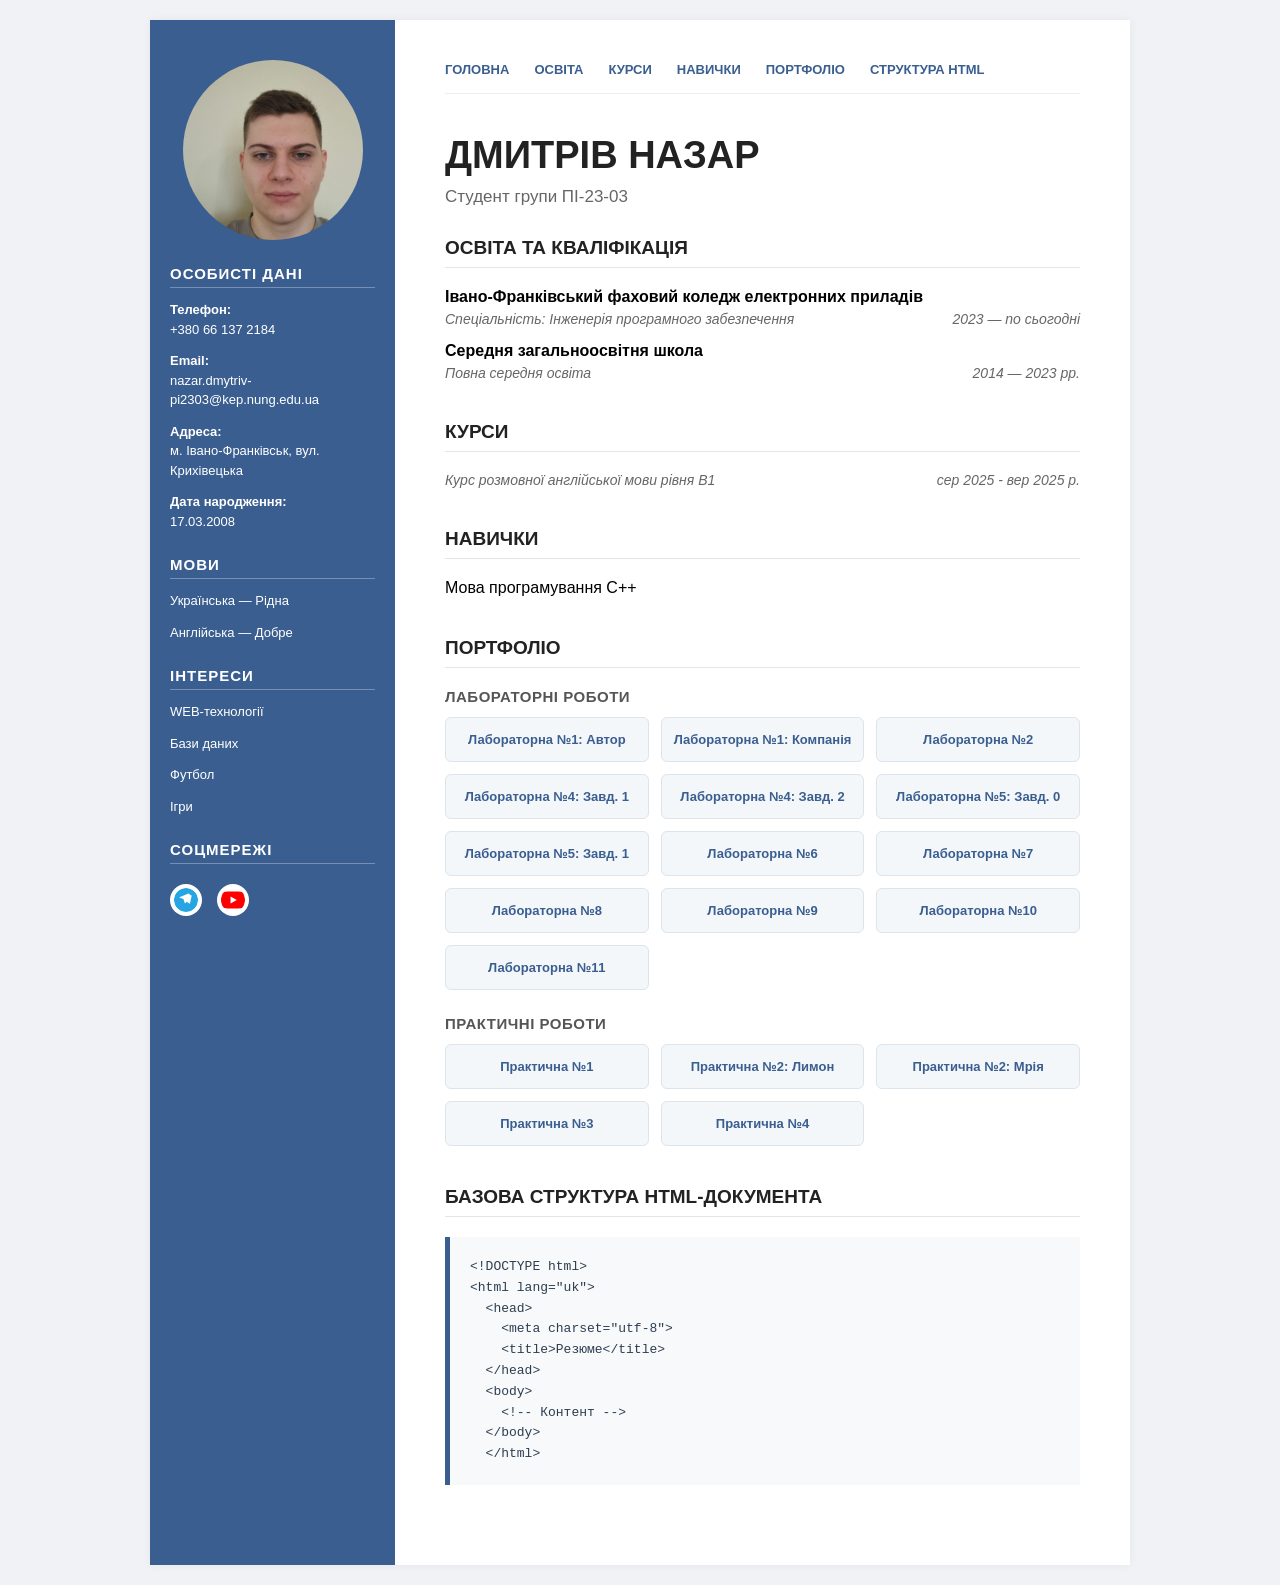
<file: index.html>
<!DOCTYPE html>
<html lang="uk">
<head>
    <meta charset="utf-8">
    <title>Резюме — Дмитрів Назар</title>
    <link rel="stylesheet" href="style.css">
</head>
<body>

<svg style="display: none;">
  <symbol id="icon-telegram" viewBox="0 0 24 24"><path fill="#26a5e4" d="M11.944 0A12 12 0 0 0 0 12a12 12 0 0 0 12 12a12 12 0 0 0 12-12A12 12 0 0 0 12 0a12 12 0 0 0-.056 0zm4.962 7.224c.1-.002.321.023.465.14a.506.506 0 0 1 .171.325c.016.093.036.306.02.472l-1.471 6.93c-.126.545-.443.68-.894.484l-2.473-1.822l-1.194 1.15c-.13.126-.239.23-.437.23a.47.47 0 0 1-.365-.183l-1.282-4.045l-3.559-1.112c-.62-.194-.616-.622.126-.912l8.528-3.29z"/></symbol>
  <symbol id="icon-youtube" viewBox="0 0 24 24"><path fill="#ff0000" d="M23.498 6.186a3.016 3.016 0 0 0-2.122-2.136C19.505 3.545 12 3.545 12 3.545s-7.505 0-9.377.505A3.017 3.017 0 0 0 .502 6.186C0 8.07 0 12 0 12s0 3.93.502 5.814a3.016 3.016 0 0 0 2.122 2.136c1.871.505 9.376.505 9.376.505s7.505 0 9.377-.505a3.015 3.015 0 0 0 2.122-2.136C24 15.93 24 12 24 12s0-3.93-.502-5.814zM9.545 15.568V8.432L15.818 12l-6.273 3.568z"/></symbol>
</svg>


    <div class="page-container">
        <aside class="left-side">
            <div class="avatar">
                <img src="my_photo.jpg" alt="photo" class="image">
            </div>

            <div class="sidebar-info">
                <h2>Особисті дані</h2>
                <div class="contact-item">
                    <strong>Телефон:</strong><br>
                    +380 66 137 2184
                </div>
                <div class="contact-item">
                    <strong>Email:</strong><br>
                    nazar.dmytriv-pi2303@kep.nung.edu.ua
                </div>
                <div class="contact-item">
                    <strong>Адреса:</strong><br>
                    м. Івано-Франківськ, вул. Крихівецька
                </div>
                <div class="contact-item">
                    <strong>Дата народження:</strong><br>
                    17.03.2008
                </div>

                <h2>Мови</h2>
                <ul class="side-list">
                    <li>Українська — Рідна</li>
                    <li>Англійська — Добре</li>
                </ul>

                <h2>Інтереси</h2>
                <ul class="side-list">
                    <li>WEB-технології</li>
                    <li>Бази даних</li>
                    <li>Футбол</li>
                    <li>Ігри</li>
                </ul>

                <h2>Соцмережі</h2>
<div class="social-links">
    <a href="https://t.me/Koyka0876" target="_blank" aria-label="Telegram"><svg class="social-icon"><use xlink:href="#icon-telegram"></use></svg></a>
    <a href="http://www.youtube.com/..." target="_blank" aria-label="YouTube"><svg class="social-icon"><use xlink:href="#icon-youtube"></use></svg></a>
</div>

        </div>
        </aside>

        <main class="right-side">
            <nav class="horizontal-menu">
                <ul>
                    <li><a href="#about">Головна</a></li>
                    <li><a href="#education">Освіта</a></li>
                    <li><a href="#courses">Курси</a></li>
                    <li><a href="#skills">Навички</a></li>
                    <li><a href="#portfolio">Портфоліо</a></li>
                    <li><a href="#html-structure">Структура HTML</a></li>
                </ul>
            </nav>

            <header class="main-header" id="about">
                <h1>Дмитрів Назар</h1>
                <p class="subtitle">Студент групи ПІ-23-03</p>
            </header>

            <section class="resume-section" id="education">
                <h2>Освіта та кваліфікація</h2>
                <ul class="no-bullets">
                    <li>
                        <strong>Івано-Франківський фаховий коледж електронних приладів</strong>
                        <div class="list-header italic-info">
                            <span>Спеціальність: Інженерія програмного забезпечення</span>
                            <span class="date">2023 — по сьогодні</span>
                        </div>
                    </li>
                    <li>
                        <strong>Середня загальноосвітня школа</strong>
                        <div class="list-header italic-info">
                            <span>Повна середня освіта</span>
                            <span class="date">2014 — 2023 рр.</span>
                        </div>
                    </li>
                </ul>
            </section>

            <section class="resume-section" id="courses">
                <h2>Курси</h2>
                <ul class="no-bullets">
                    <li>
                        <div class="list-header italic-info">
                            <span>Курс розмовної англійської мови рівня B1</span>
                            <span class="date">сер 2025 - вер 2025 р.</span>
                        </div>
                    </li>
                </ul>
            </section>

            <section class="resume-section" id="skills">
                <h2>Навички</h2>
                <ul class="no-bullets">
                    <li>Мова програмування C++</li>
                </ul>
            </section>

<section class="resume-section" id="portfolio">
    <h2>Портфоліо</h2>
    
    <div class="portfolio-block">
        <h3>Лабораторні роботи</h3>
        <div class="portfolio-grid">
            <a href="./Lr1_Author/" target="_blank" class="portfolio-btn">Лабораторна №1: Автор</a>
            <a href="./Lr1_Company/" target="_blank" class="portfolio-btn">Лабораторна №1: Компанія</a>
            <a href="./Lr2/" target="_blank" class="portfolio-btn">Лабораторна №2</a>
            <a href="./Lr4/task1.html" target="_blank" class="portfolio-btn">Лабораторна №4: Завд. 1</a>
            <a href="./Lr4/task2.html" target="_blank" class="portfolio-btn">Лабораторна №4: Завд. 2</a>
            <a href="./Lr5_task_0/index.html" target="_blank" class="portfolio-btn">Лабораторна №5: Завд. 0</a>
            <a href="./Lr5_task_1/index.html" target="_blank" class="portfolio-btn">Лабораторна №5: Завд. 1</a>
            <a href="./Lr6/index.html" target="_blank" class="portfolio-btn">Лабораторна №6</a>
            <a href="./Lr7/index.html" target="_blank" class="portfolio-btn">Лабораторна №7</a>
            <a href="./Lr8/index.html" target="_blank" class="portfolio-btn">Лабораторна №8</a>
            <a href="./Lr9/index.html" target="_blank" class="portfolio-btn">Лабораторна №9</a>
            <a href="./Lr10/index.html" target="_blank" class="portfolio-btn">Лабораторна №10</a>
            <a href="./Lr11/index.html" target="_blank" class="portfolio-btn">Лабораторна №11</a>
        </div>
    </div>
    
    <div class="portfolio-block">
        <h3>Практичні роботи</h3>
        <div class="portfolio-grid">
            <a href="./Pr_1/" target="_blank" class="portfolio-btn">Практична №1</a>
            <a href="./Pr2_lemon/" target="_blank" class="portfolio-btn">Практична №2: Лимон</a>
            <a href="./Pr2_mriya/cossacs.html" target="_blank" class="portfolio-btn">Практична №2: Мрія</a>
            <a href="./Pr3/index.html" target="_blank" class="portfolio-btn">Практична №3</a>
            <a href="./Pr4/index.html" target="_blank" class="portfolio-btn">Практична №4</a>       
        </div>
    </div>
</section>

            <section class="resume-section" id="html-structure">
                <h2>Базова структура HTML-документа</h2>
                <div class="code-box">
                    &lt;!DOCTYPE html&gt;<br>
                    &lt;html lang="uk"&gt;<br>
                    &nbsp;&nbsp;&lt;head&gt;<br>
                    &nbsp;&nbsp;&nbsp;&nbsp;&lt;meta charset="utf-8"&gt;<br>
                    &nbsp;&nbsp;&nbsp;&nbsp;&lt;title&gt;Резюме&lt;/title&gt;<br>
                    &nbsp;&nbsp;&lt;/head&gt;<br>
                    &nbsp;&nbsp;&lt;body&gt;<br>
                    &nbsp;&nbsp;&nbsp;&nbsp;&lt;!-- Контент --&gt;<br>
                    &nbsp;&nbsp;&lt;/body&gt;<br>
                    &nbsp;&nbsp;&lt;/html&gt;
                </div>
            </section>
        </main>
    </div>

</body>
</html>
</file>
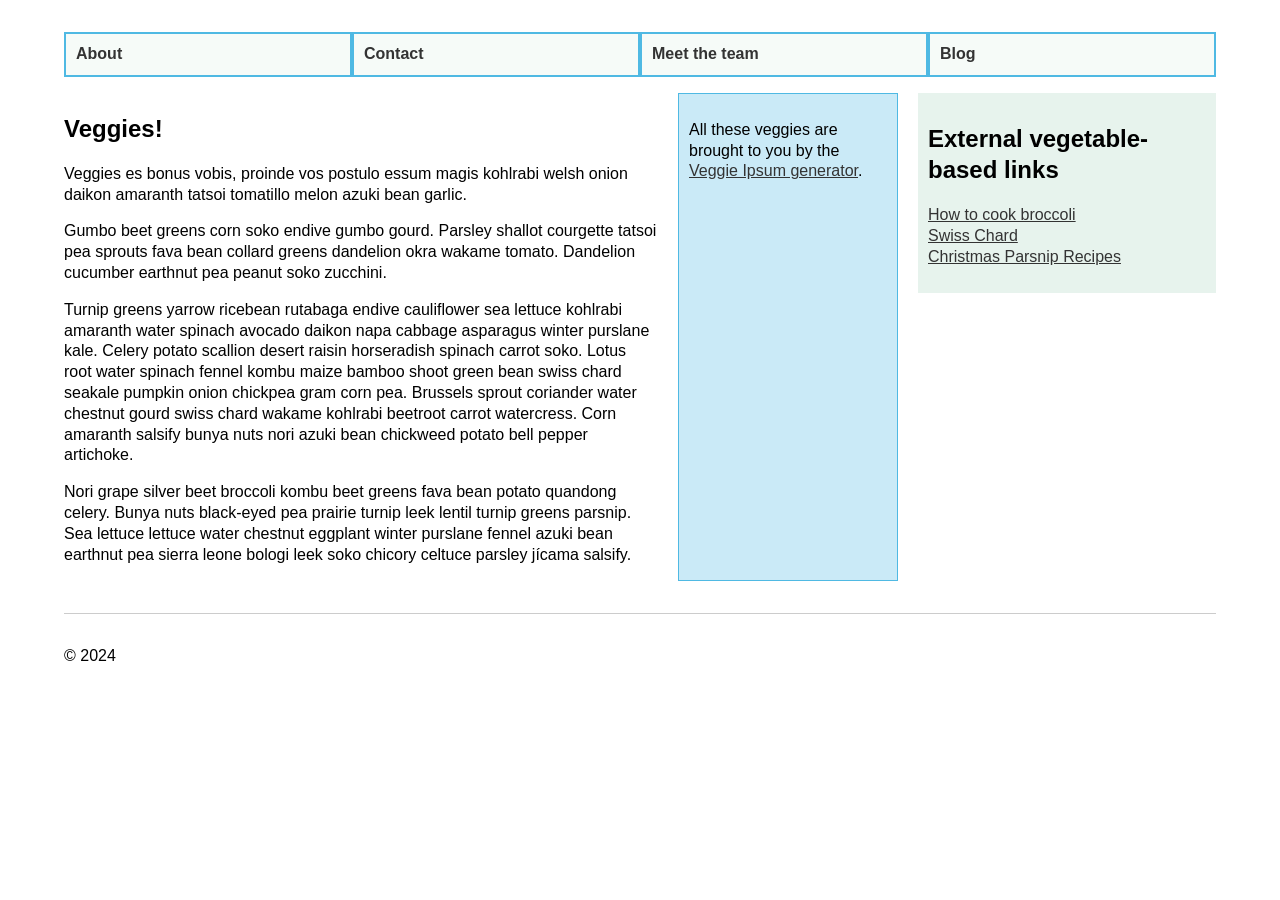
<file: Lr10/index.html>
<!DOCTYPE html>
<html lang="uk">
<head>
    <meta charset="UTF-8">
    <meta name="viewport" content="width=device-width, initial-scale=1.0">
    <title>Veggies - Mobile First</title>
    <link rel="stylesheet" href="style.css">
</head>
<body>
    <div class="wrapper">
        <header>
            <nav>
                <ul>
                    <li><a href="">About</a></li>
                    <li><a href="">Contact</a></li>
                    <li><a href="">Meet the team</a></li>
                    <li><a href="">Blog</a></li>
                </ul>
            </nav>
        </header>
        <main>
            <article>
                <div class="content">
                    <h1>Veggies!</h1>
                    <p>
                    Veggies es bonus vobis, proinde vos postulo essum magis kohlrabi welsh
                    onion daikon amaranth tatsoi tomatillo melon azuki bean garlic.
                    </p>
                    <p>
                    Gumbo beet greens corn soko endive gumbo gourd. Parsley shallot
                    courgette tatsoi pea sprouts fava bean collard greens dandelion okra
                    wakame tomato. Dandelion cucumber earthnut pea peanut soko zucchini.
                    </p>
                    <p>
                    Turnip greens yarrow ricebean rutabaga endive cauliflower sea lettuce
                    kohlrabi amaranth water spinach avocado daikon napa cabbage asparagus
                    winter purslane kale. Celery potato scallion desert raisin horseradish
                    spinach carrot soko. Lotus root water spinach fennel kombu maize
                    bamboo shoot green bean swiss chard seakale pumpkin onion chickpea
                    gram corn pea. Brussels sprout coriander water chestnut gourd swiss
                    chard wakame kohlrabi beetroot carrot watercress. Corn amaranth
                    salsify bunya nuts nori azuki bean chickweed potato bell pepper
                    artichoke.
                    </p>
                    <p>
                    Nori grape silver beet broccoli kombu beet greens fava bean potato
                    quandong celery. Bunya nuts black-eyed pea prairie turnip leek lentil
                    turnip greens parsnip. Sea lettuce lettuce water chestnut eggplant
                    winter purslane fennel azuki bean earthnut pea sierra leone bologi
                    leek soko chicory celtuce parsley jícama salsify.
                    </p>
                </div>
                <aside class="related">
                    <p>
                    All these veggies are brought to you by the
                    <a href="https://veggieipsum.com/">Veggie Ipsum generator</a>.
                    </p>
                </aside>
            </article>
            <aside class="sidebar">
                <h2>External vegetable-based links</h2>
                <ul>
                    <li>
                        <a href="https://www.thekitchn.com/how-to-cook-broccoli-5-ways-167323">How to cook broccoli</a>
                    </li>
                    <li>
                        <a href="https://www.bbcgoodfood.com/glossary/swiss-chard">Swiss Chard</a>
                    </li>
                    <li>
                        <a href="https://www.bbcgoodfood.com/recipes/collection/christmas-parsnip">Christmas Parsnip Recipes</a>
                    </li>
                </ul>
            </aside>
        </main>
        <footer>
            <p>&copy; 2024</p>
        </footer>
    </div>
</body>
</html>
</file>
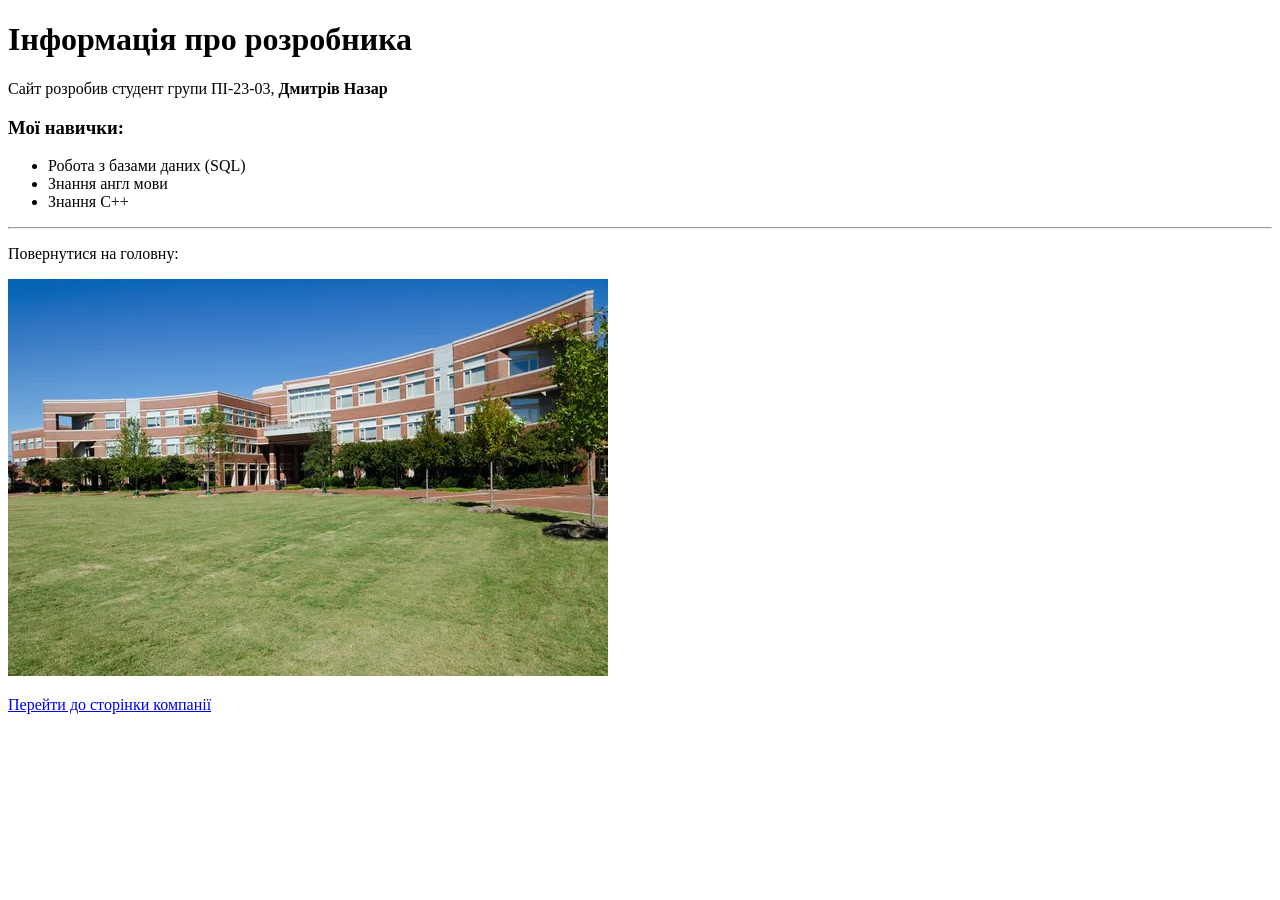
<file: Lr1_Author/index.html>
<!DOCTYPE html>
<html>
<head>
    <meta charset="utf-8">
    <title>Профіль</title>
</head>
<body>
    <h1>Інформація про розробника</h1>
    <p>Сайт розробив студент групи ПІ-23-03, <strong>Дмитрів Назар</strong></p> <h3>Мої навички:</h3>
    <ul>
        <li>Робота з базами даних (SQL)</li>
        <li>Знання англ мови</li>
        <li>Знання C++</li>
    </ul>

    <hr>
    <p>Повернутися на головну:</p>
    
    <a href="../Company/index.html">
        <img src="college.jpg" alt="Назад до коледжу" width="600">
    </a>

    <p>
        <a href="../Company/index.html">Перейти до сторінки компанії</a>
    </p>
</body>
</html>
</file>
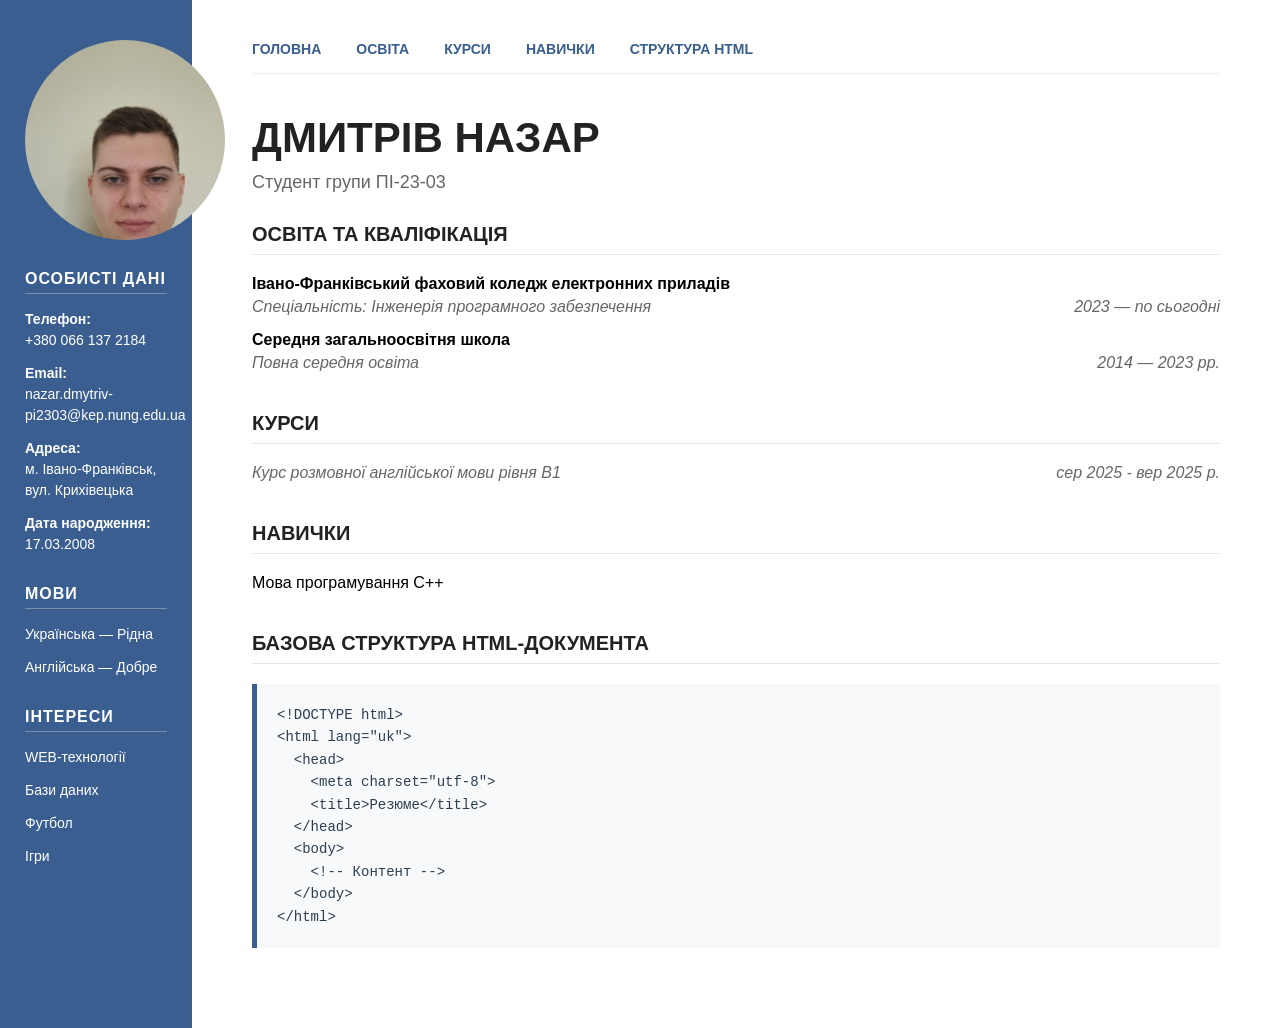
<file: Lr2/index.html>
<!DOCTYPE html>
<html lang="uk">
<head>
    <meta charset="utf-8">
    <title>Резюме — Дмитрів Назар</title>
    <link rel="stylesheet" href="style.css">
</head>
<body>

    <div class="page-container">
        <div class="left-side">
            <div class="avatar">
                <img src="my_photo.jpg" alt="photo" class="image">
            </div>

            <div class="sidebar-info">
                <h2>Особисті дані</h2>
                <div class="contact-item">
                    <strong>Телефон:</strong><br>
                    +380 066 137 2184
                </div>
                <div class="contact-item">
                    <strong>Email:</strong><br>
                    nazar.dmytriv-pi2303@kep.nung.edu.ua
                </div>
                <div class="contact-item">
                    <strong>Адреса:</strong><br>
                    м. Івано-Франківськ, вул. Крихівецька
                </div>
                <div class="contact-item">
                    <strong>Дата народження:</strong><br>
                    17.03.2008
                </div>

                <h2>Мови</h2>
                <ul class="side-list">
                    <li>Українська — Рідна</li>
                    <li>Англійська — Добре</li>
                </ul>

                <h2>Інтереси</h2>
                <ul class="side-list">
                    <li>WEB-технології</li>
                    <li>Бази даних</li>
                    <li>Футбол</li>
                    <li>Ігри</li>
                </ul>
            </div>
        </div>

        <div class="right-side">
            <nav class="horizontal-menu">
                <ul>
                    <li><a href="#about">Головна</a></li>
                    <li><a href="#education">Освіта</a></li>
                    <li><a href="#courses">Курси</a></li>
                    <li><a href="#skills">Навички</a></li>
                    <li><a href="#html-structure">Структура HTML</a></li>
                </ul>
            </nav>

            <header class="main-header" id="about">
                <h1>Дмитрів Назар</h1>
                <p class="subtitle">Студент групи ПІ-23-03</p>
            </header>

            <section class="resume-section" id="education">
                <h2>Освіта та кваліфікація</h2>
                <ul class="no-bullets">
                    <li>
                        <strong>Івано-Франківський фаховий коледж електронних приладів</strong>
                        <div class="list-header italic-info">
                            <span>Спеціальність: Інженерія програмного забезпечення</span>
                            <span class="date">2023 — по сьогодні</span>
                        </div>
                    </li>
                    <li>
                        <strong>Середня загальноосвітня школа</strong>
                        <div class="list-header italic-info">
                            <span>Повна середня освіта</span>
                            <span class="date">2014 — 2023 рр.</span>
                        </div>
                    </li>
                </ul>
            </section>

            <section class="resume-section" id="courses">
                <h2>Курси</h2>
                <ul class="no-bullets">
                    <li>
                        <div class="list-header italic-info">
                            <span>Курс розмовної англійської мови рівня B1</span>
                            <span class="date">сер 2025 - вер 2025 р.</span>
                        </div>
                    </li>
                </ul>
            </section>

            <section class="resume-section" id="skills">
                <h2>Навички</h2>
                <ul class="no-bullets">
                    <li>Мова програмування C++</li>
                </ul>
            </section>

            <section class="resume-section" id="html-structure">
                <h2>Базова структура HTML-документа</h2>
                <div class="code-box">
                    &lt;!DOCTYPE html&gt;<br>
                    &lt;html lang="uk"&gt;<br>
                    &nbsp;&nbsp;&lt;head&gt;<br>
                    &nbsp;&nbsp;&nbsp;&nbsp;&lt;meta charset="utf-8"&gt;<br>
                    &nbsp;&nbsp;&nbsp;&nbsp;&lt;title&gt;Резюме&lt;/title&gt;<br>
                    &nbsp;&nbsp;&lt;/head&gt;<br>
                    &nbsp;&nbsp;&lt;body&gt;<br>
                    &nbsp;&nbsp;&nbsp;&nbsp;&lt;!-- Контент --&gt;<br>
                    &nbsp;&nbsp;&lt;/body&gt;<br>
                    &lt;/html&gt;
                </div>
            </section>
        </div>
    </div>

</body>
</html>
</file>
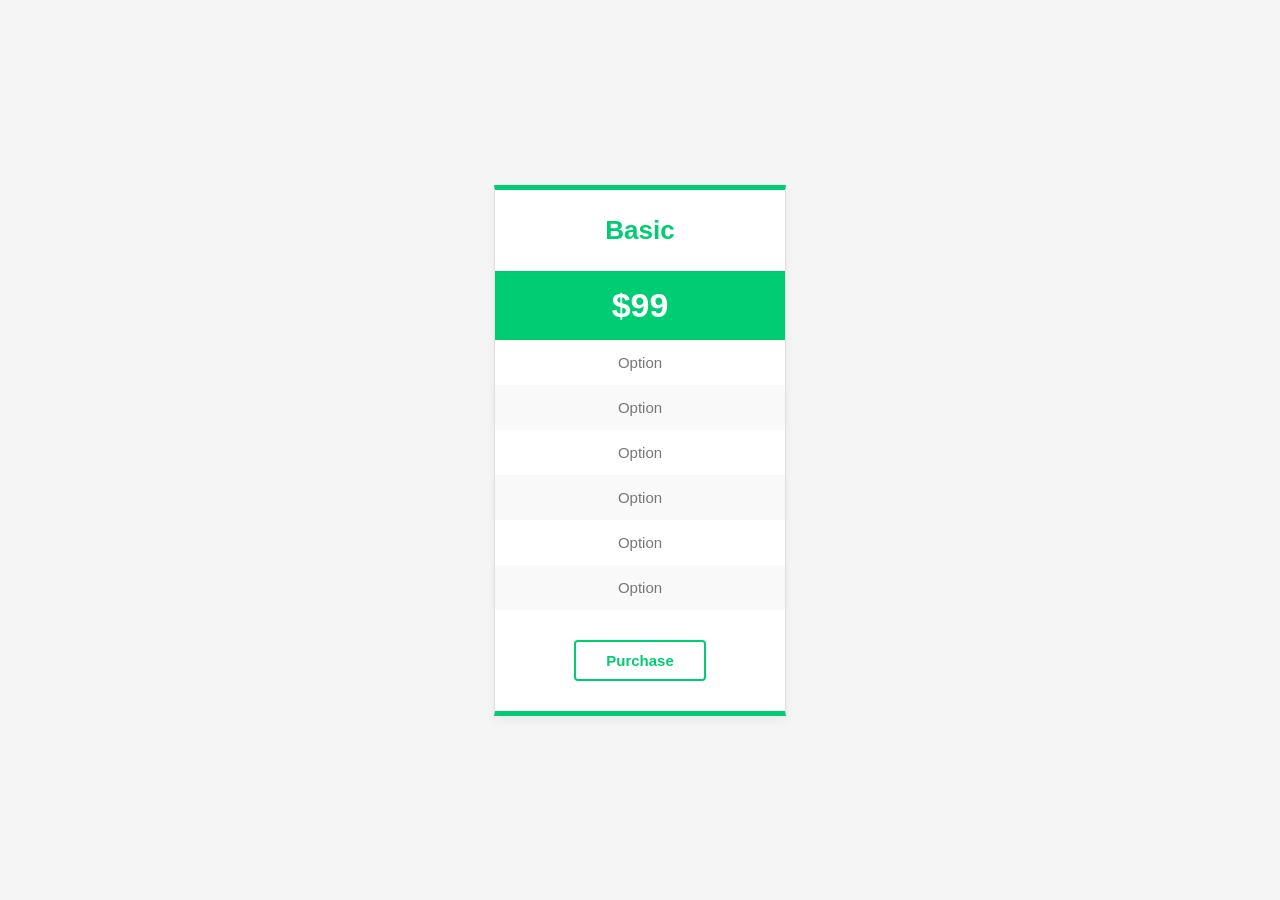
<file: Lr5_task_0/index.html>
<!DOCTYPE html>
<html lang="uk">
<head>
    <meta charset="UTF-8">
    <meta name="viewport" content="width=device-width, initial-scale=1.0">
    <title>Завдання 0 - Тарифний блок</title>
    <link rel="stylesheet" href="style.css">
</head>
<body>

    <div class="pricing-card">
        <div class="card-header">Basic</div>
        <div class="card-price">$99</div>
        <ul class="card-options">
            <li>Option</li>
            <li>Option</li>
            <li>Option</li>
            <li>Option</li>
            <li>Option</li>
            <li>Option</li>
        </ul>
        <div class="card-footer">
            <button class="purchase-btn">Purchase</button>
        </div>
    </div>

</body>
</html>
</file>
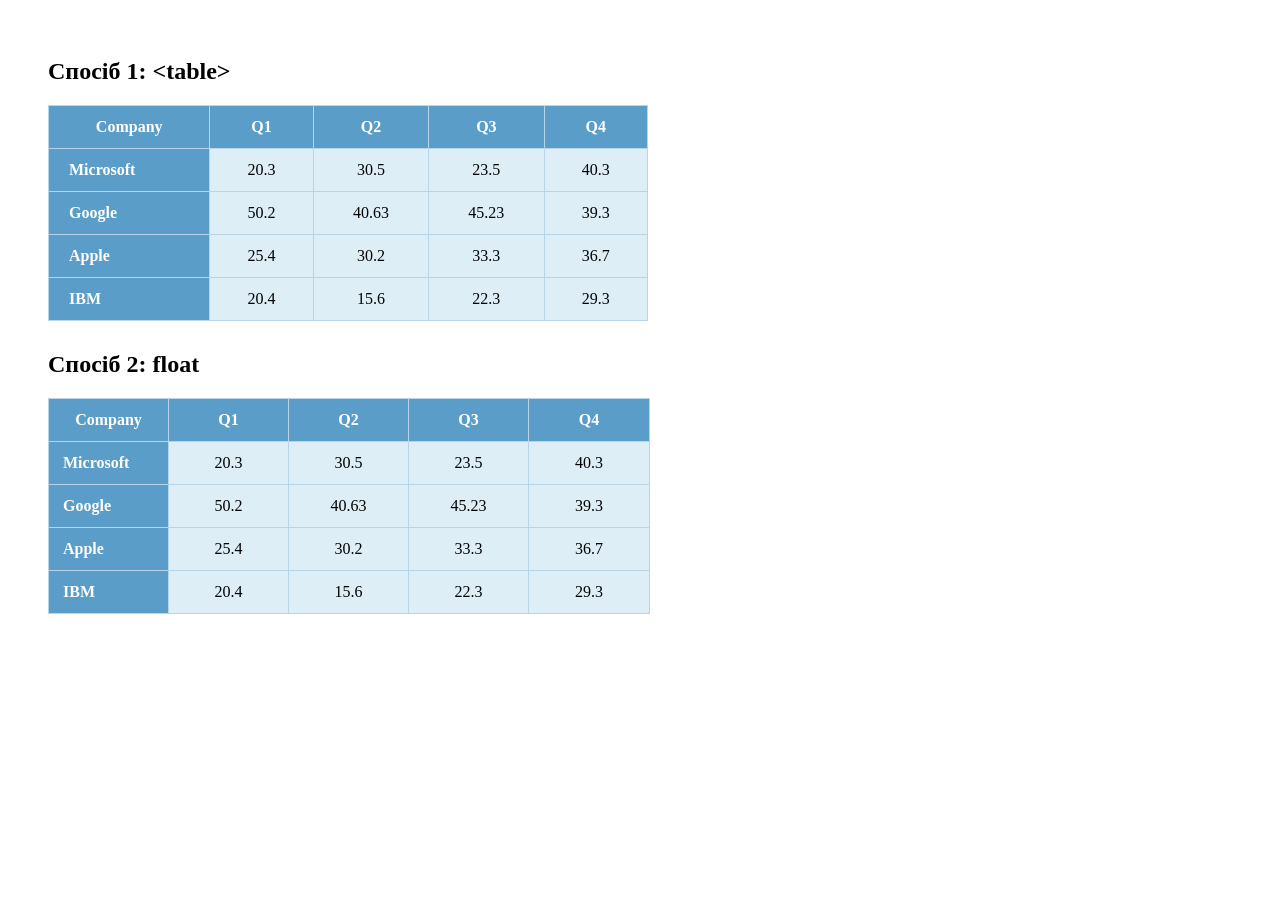
<file: Lr5_task_1/index.html>
<!DOCTYPE html>
<html lang="uk">
<head>
  <meta charset="UTF-8">
  <meta name="viewport" content="width=device-width, initial-scale=1.0">
  <title>Завдання 2</title>
  <link rel="stylesheet" href="style.css">
</head>
<body>

  <h2>Спосіб 1: &lt;table&gt;</h2>

  <table class="data-table">
    <thead>
      <tr>
        <th>Company</th>
        <th>Q1</th>
        <th>Q2</th>
        <th>Q3</th>
        <th>Q4</th>
      </tr>
    </thead>
    <tbody>
      <tr>
        <td class="company">Microsoft</td>
        <td>20.3</td>
        <td>30.5</td>
        <td>23.5</td>
        <td>40.3</td>
      </tr>
      <tr>
        <td class="company">Google</td>
        <td>50.2</td>
        <td>40.63</td>
        <td>45.23</td>
        <td>39.3</td>
      </tr>
      <tr>
        <td class="company">Apple</td>
        <td>25.4</td>
        <td>30.2</td>
        <td>33.3</td>
        <td>36.7</td>
      </tr>
      <tr>
        <td class="company">IBM</td>
        <td>20.4</td>
        <td>15.6</td>
        <td>22.3</td>
        <td>29.3</td>
      </tr>
    </tbody>
  </table>

  <h2>Спосіб 2: float</h2>

  <div class="float-table">
    <div class="float-row header-row">
      <div class="float-cell">Company</div>
      <div class="float-cell">Q1</div>
      <div class="float-cell">Q2</div>
      <div class="float-cell">Q3</div>
      <div class="float-cell">Q4</div>
    </div>
    <div class="float-row">
      <div class="float-cell company">Microsoft</div>
      <div class="float-cell">20.3</div>
      <div class="float-cell">30.5</div>
      <div class="float-cell">23.5</div>
      <div class="float-cell">40.3</div>
    </div>
    <div class="float-row">
      <div class="float-cell company">Google</div>
      <div class="float-cell">50.2</div>
      <div class="float-cell">40.63</div>
      <div class="float-cell">45.23</div>
      <div class="float-cell">39.3</div>
    </div>
    <div class="float-row">
      <div class="float-cell company">Apple</div>
      <div class="float-cell">25.4</div>
      <div class="float-cell">30.2</div>
      <div class="float-cell">33.3</div>
      <div class="float-cell">36.7</div>
    </div>
    <div class="float-row">
      <div class="float-cell company">IBM</div>
      <div class="float-cell">20.4</div>
      <div class="float-cell">15.6</div>
      <div class="float-cell">22.3</div>
      <div class="float-cell">29.3</div>
    </div>
  </div>

</body>
</html>
</file>
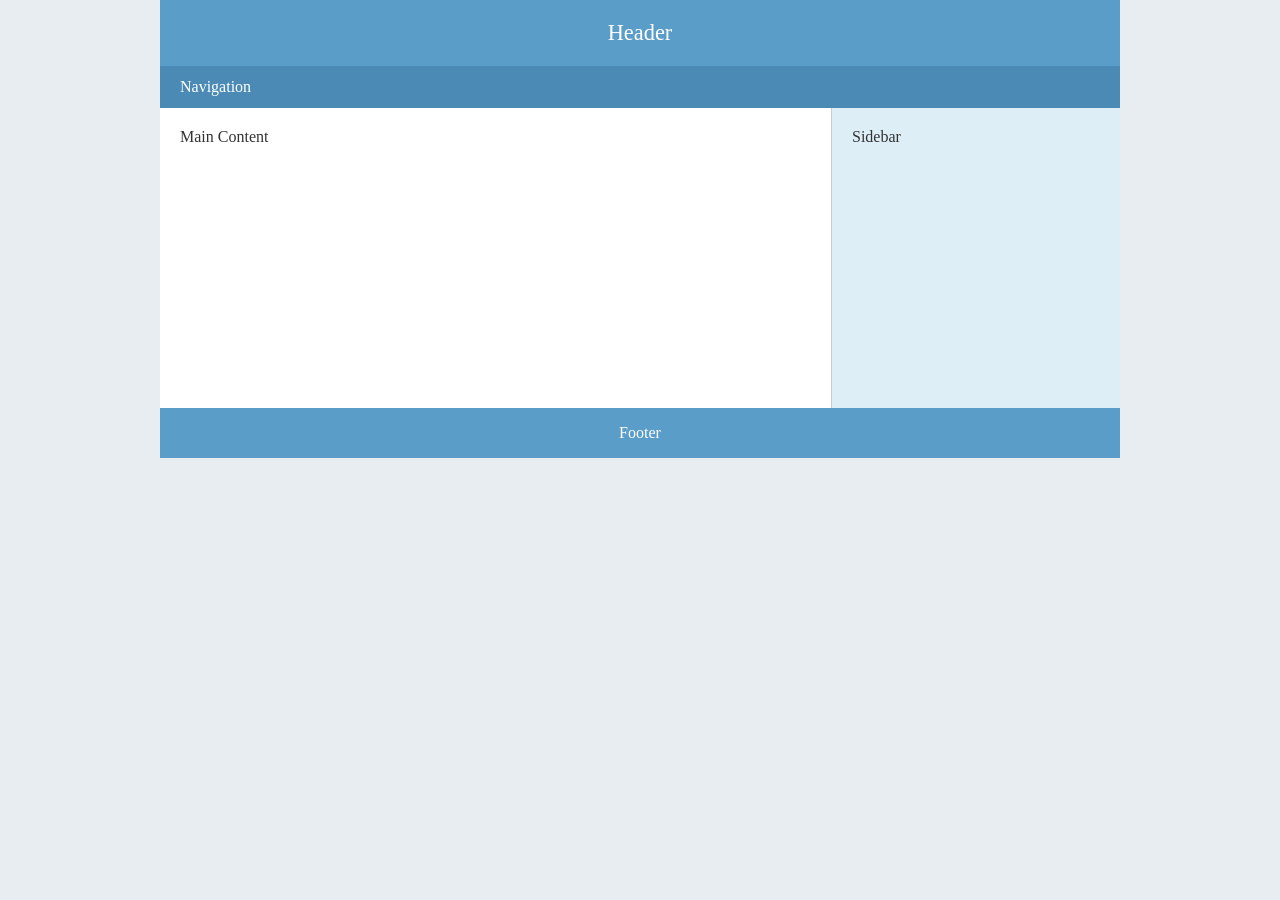
<file: Lr6/index.html>
<!DOCTYPE html>
<html lang="uk">
<head>
  <meta charset="UTF-8">
  <meta name="viewport" content="width=device-width, initial-scale=1.0">
  <title>Task 3 — Макет сторінки</title>
  <link rel="stylesheet" href="style.css">
</head>
<body>

  <div class="wrapper">

    <div id="header">Header</div>

    <div id="nav">Navigation</div>

    <div id="content">
      <div id="main">Main Content</div>
      <div id="sidebar">Sidebar</div>
    </div>

    <div id="footer">Footer</div>

  </div>

</body>
</html>
</file>
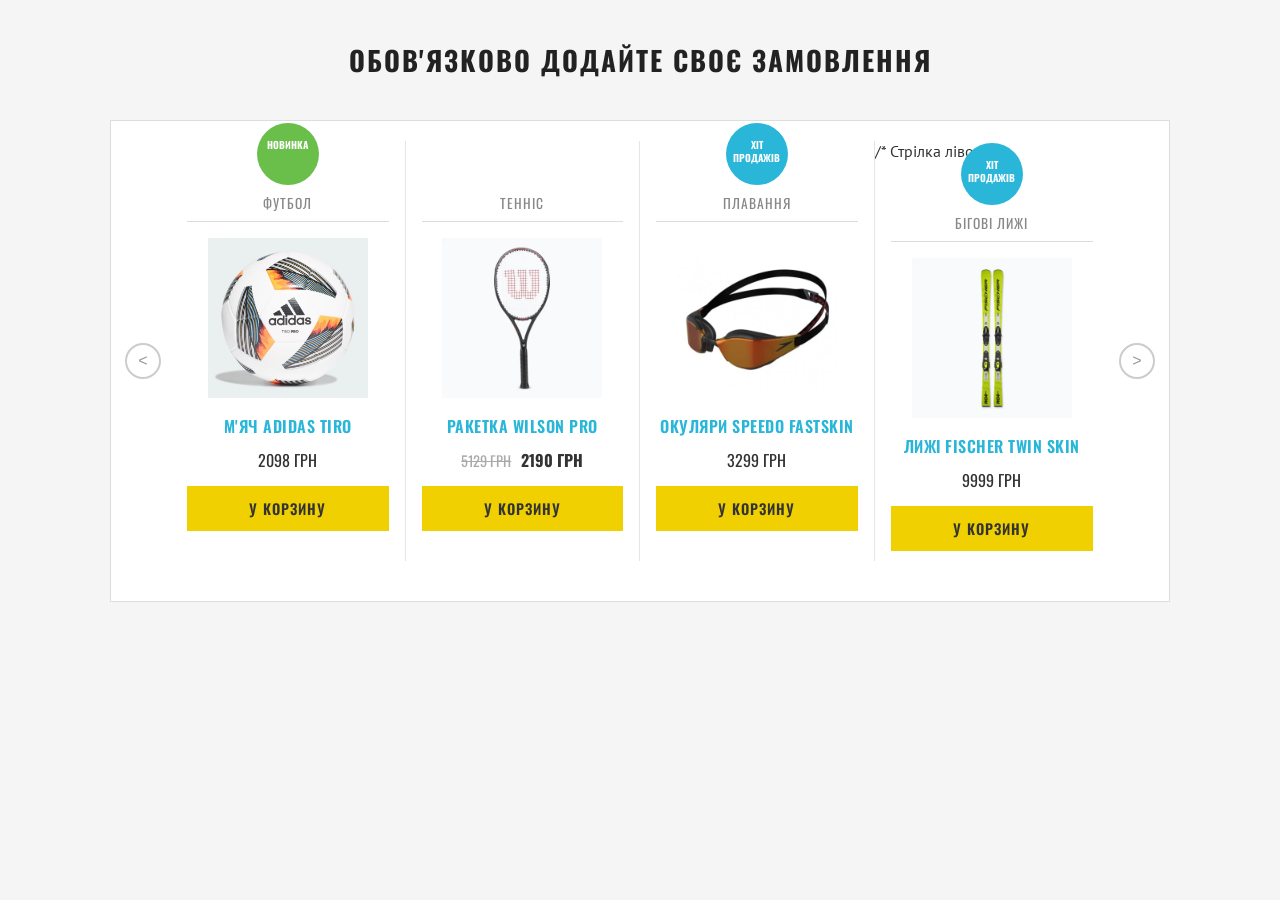
<file: Lr7/index.html>
<!DOCTYPE html>
<html lang="uk">
<head>
  <meta charset="UTF-8">
  <meta name="viewport" content="width=device-width, initial-scale=1.0">
  <title>Спортивний інвентар — Каталог</title>
  <link rel="stylesheet" href="style.css">
  <link rel="preconnect" href="https://fonts.googleapis.com">
  <link href="https://fonts.googleapis.com/css2?family=Oswald:wght@400;600;700&family=PT+Sans:wght@400;700&display=swap" rel="stylesheet">
</head>
<body>

  <div class="wrapper">

    <h1 class="catalog-title">ОБОВ'ЯЗКОВО ДОДАЙТЕ СВОЄ ЗАМОВЛЕННЯ</h1>

    <div class="catalog">

      /* Стрілка ліво */
      <button class="arrow arrow-left">&lt;</button>

      <div class="card">
        <div class="badge badge-new">НОВИНКА</div>
        <p class="category">ФУТБОЛ</p>
        <hr class="divider">
        <a href="https://www.adidas.ua/futbolnij-m-yach-tiro-pro-performance-fs0373" target="_blank" class="img-link">
          <img src="img/ball.png" alt="Футбольний м'яч" class="product-img">
        </a>
        <a href="https://www.adidas.ua/futbolnij-m-yach-tiro-pro-performance-fs0373" target="_blank" class="product-name">М'ЯЧ ADIDAS TIRO</a>
        <p class="price">2098 ГРН</p>
        <a href="https://www.adidas.ua/futbolnij-m-yach-tiro-pro-performance-fs0373" target="_blank" class="btn btn-cart">У КОРЗИНУ</a>
      </div>

      <div class="card">
        <p class="category">ТЕННІС</p>
        <hr class="divider">
        <a href="https://sportano.ua/p/590249/raketka-tenisna-wilson-pro-staff-precision-100" target="_blank" class="img-link">
          <img src="img/racket.png" alt="Тенісна ракетка" class="product-img">
        </a>
        <a href="https://sportano.ua/p/590249/raketka-tenisna-wilson-pro-staff-precision-100" target="_blank" class="product-name">РАКЕТКА WILSON PRO</a>
        <p class="price">
          <span class="old-price">5129 ГРН</span>
          <span class="new-price">2190 ГРН</span>
        </p>
        <a href="https://sportano.ua/p/590249/raketka-tenisna-wilson-pro-staff-precision-100" target="_blank" class="btn btn-cart">У КОРЗИНУ</a>
      </div>

      <div class="card">
        <div class="badge badge-hit">ХІТ<br>ПРОДАЖІВ</div>
        <p class="category">ПЛАВАННЯ</p>
        <hr class="divider">
        <a href="https://arenaswim.com.ua/okuliary-dlia-plavannia-zmahalni-speedo-fastskin-hyper-elite-mirror-8-12818f977-chorni-zoloti-dzerkalni-8-12818f977/" target="_blank" class="img-link">
          <img src="img/goggles.png" alt="Окуляри для плавання" class="product-img">
        </a>
        <a href="https://arenaswim.com.ua/okuliary-dlia-plavannia-zmahalni-speedo-fastskin-hyper-elite-mirror-8-12818f977-chorni-zoloti-dzerkalni-8-12818f977/" target="_blank" class="product-name">ОКУЛЯРИ SPEEDO FASTSKIN</a>
        <p class="price">3299 ГРН</p>
        <a href="https://arenaswim.com.ua/okuliary-dlia-plavannia-zmahalni-speedo-fastskin-hyper-elite-mirror-8-12818f977-chorni-zoloti-dzerkalni-8-12818f977/" target="_blank" class="btn btn-cart">У КОРЗИНУ</a>
      </div>

      <div class="card">
        <div class="badge badge-hit">ХІТ<br>ПРОДАЖІВ</div>
        <p class="category">БІГОВІ ЛИЖІ</p>
        <hr class="divider">
        <a href="https://sportano.ua/p/814349/lizhi-girs-ki-fischer-rc4-sti-twin-powerrail-kriplennja-rs-10-gw-pr" target="_blank" class="img-link">
          <img src="img/ski.png" alt="Бігові лижі" class="product-img">
        </a>
        <a href="https://sportano.ua/p/814349/lizhi-girs-ki-fischer-rc4-sti-twin-powerrail-kriplennja-rs-10-gw-pr" target="_blank" class="product-name">ЛИЖІ FISCHER TWIN SKIN</a>
        <p class="price">9999 ГРН</p>
        <a href="https://sportano.ua/p/814349/lizhi-girs-ki-fischer-rc4-sti-twin-powerrail-kriplennja-rs-10-gw-pr" target="_blank" class="btn btn-cart">У КОРЗИНУ</a>
      </div>

      <button class="arrow arrow-right">&gt;</button>

    </div>

  </div>

</body>
</html>
</file>
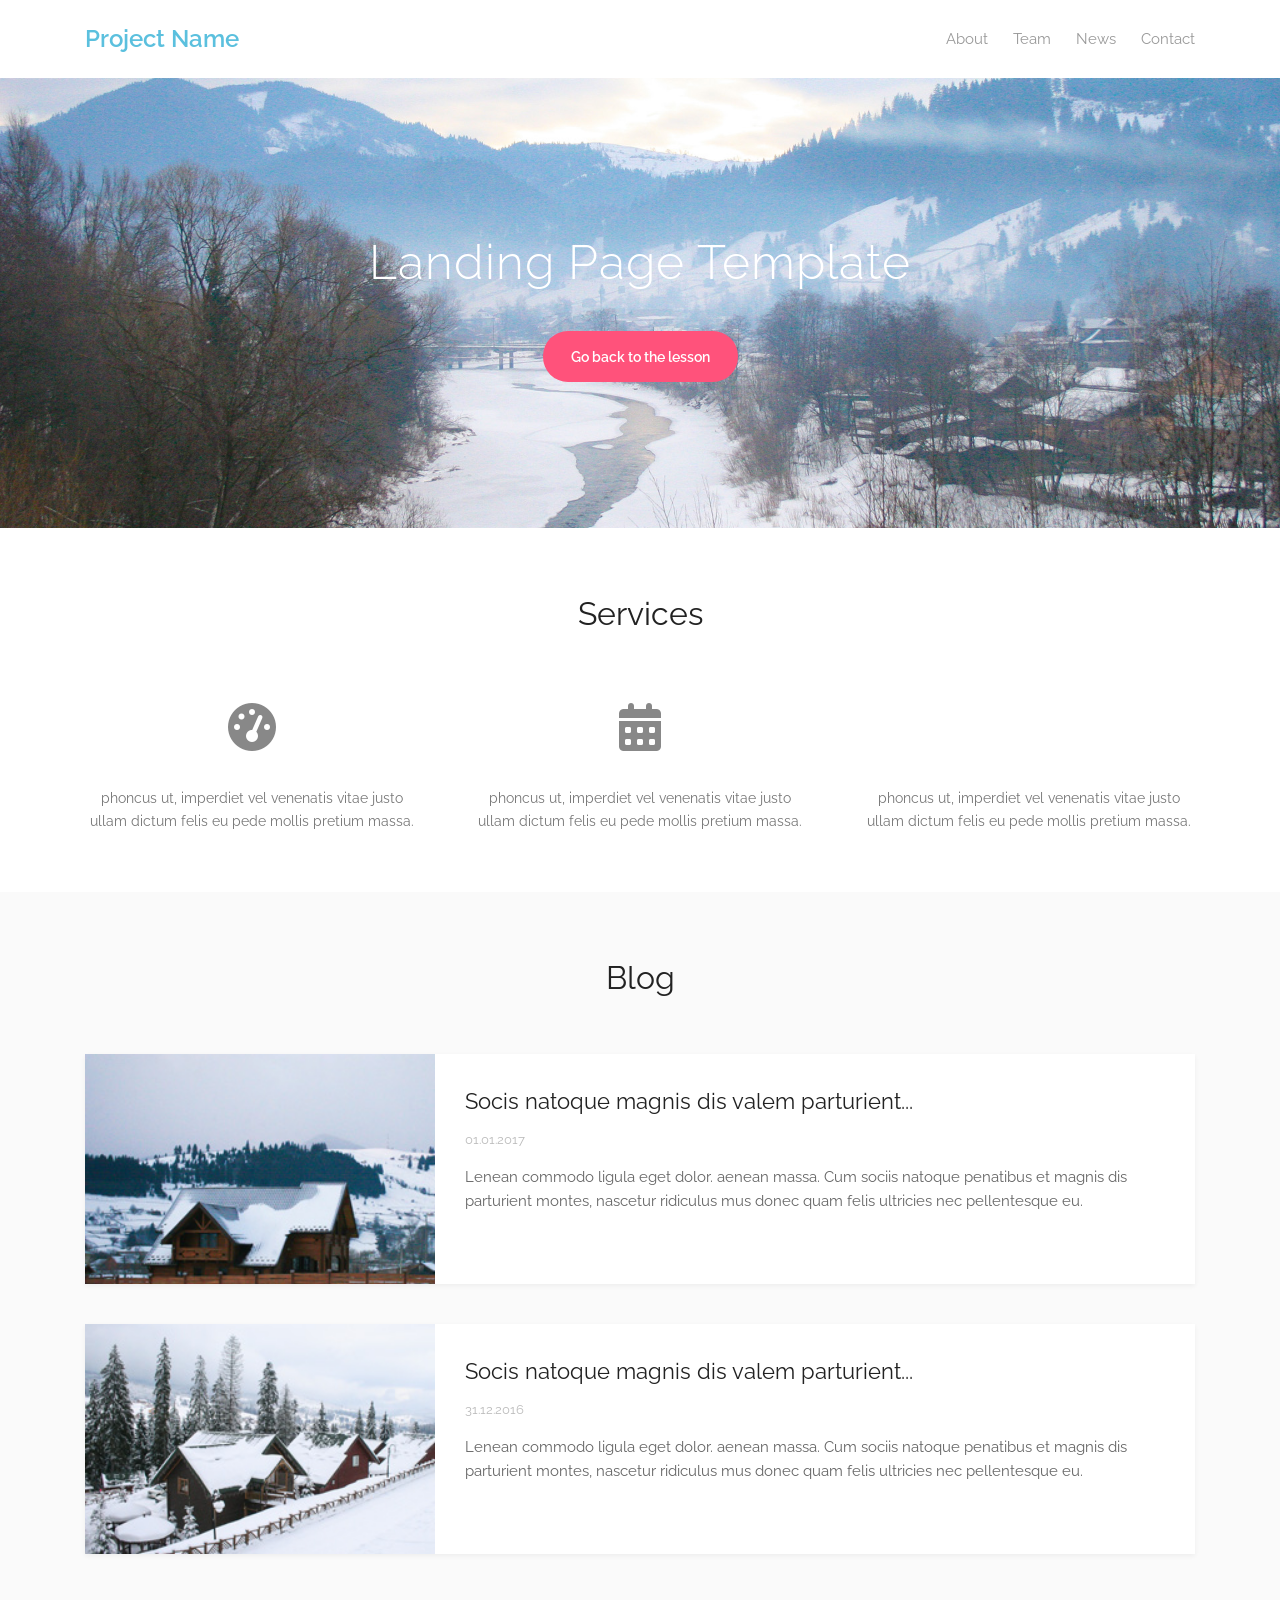
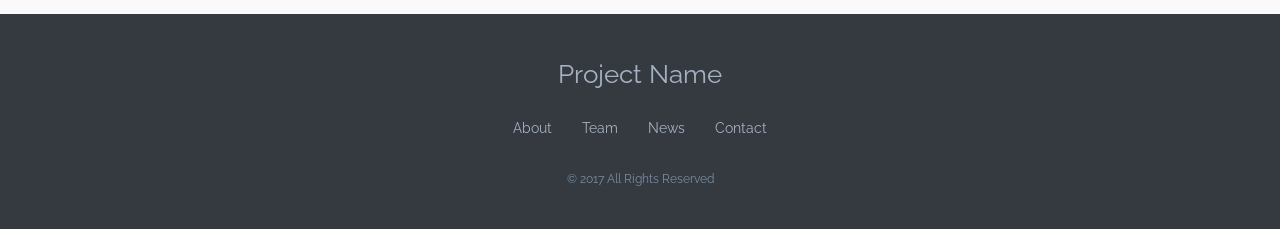
<file: Lr9/index.html>
<!DOCTYPE html>
<html lang="uk">
<head>
    <meta charset="UTF-8">
    <meta name="viewport" content="width=device-width, initial-scale=1.0">
    <title>Landing Page Template - Responsive</title>
    <link href="https://fonts.googleapis.com/css2?family=Raleway:wght@300;400;600;700&display=swap" rel="stylesheet">
    <link rel="stylesheet" href="https://cdnjs.cloudflare.com/ajax/libs/font-awesome/6.0.0/css/all.min.css">
    <link rel="stylesheet" href="style.css">
</head>
<body>

    <header class="main-header">
        <div class="container header-inner">
            <div class="logo">Project Name</div>
            <nav class="main-nav">
                <ul>
                    <li><a href="#">About</a></li>
                    <li><a href="#">Team</a></li>
                    <li><a href="#">News</a></li>
                    <li><a href="#">Contact</a></li>
                </ul>
            </nav>
        </div>
    </header>

    <section class="jumbotron">
        <div class="jumbotron-content">
            <h1>Landing Page Template</h1>
            <a href="#" class="btn-pink">Go back to the lesson</a>
        </div>
    </section>

    <section class="services-section site-section">
        <div class="container">
            <h2 class="section-title">Services</h2>
            <div class="services-grid">
                <div class="service-item">
                    <div class="service-icon"><i class="fa-solid fa-gauge-high"></i></div>
                    <p>phoncus ut, imperdiet vel venenatis vitae justo ullam dictum felis eu pede mollis pretium massa.</p>
                </div>
                <div class="service-item">
                    <div class="service-icon"><i class="fa-solid fa-calendar-days"></i></div>
                    <p>phoncus ut, imperdiet vel venenatis vitae justo ullam dictum felis eu pede mollis pretium massa.</p>
                </div>
                <div class="service-item">
                    <div class="service-icon"><i class="fa-solid fa-chart-simple"></i></div>
                    <p>phoncus ut, imperdiet vel venenatis vitae justo ullam dictum felis eu pede mollis pretium massa.</p>
                </div>
            </div>
        </div>
    </section>

    <section class="blog-section site-section">
        <div class="container">
            <h2 class="section-title">Blog</h2>
            <div class="blog-list">
                
                <article class="blog-item">
                    <div class="blog-img">
                        <img src="img/img1.jpg" alt="Blog post image">
                    </div>
                    <div class="blog-text">
                        <h3>Socis natoque magnis dis valem parturient...</h3>
                        <span class="blog-date">01.01.2017</span>
                        <p>Lenean commodo ligula eget dolor. aenean massa. Cum sociis natoque penatibus et magnis dis parturient montes, nascetur ridiculus mus donec quam felis ultricies nec pellentesque eu.</p>
                    </div>
                </article>

                <article class="blog-item">
                    <div class="blog-img">
                        <img src="img/img2.jpg" alt="Blog post image">
                    </div>
                    <div class="blog-text">
                        <h3>Socis natoque magnis dis valem parturient...</h3>
                        <span class="blog-date">31.12.2016</span>
                        <p>Lenean commodo ligula eget dolor. aenean massa. Cum sociis natoque penatibus et magnis dis parturient montes, nascetur ridiculus mus donec quam felis ultricies nec pellentesque eu.</p>
                    </div>
                </article>

            </div>
        </div>
    </section>

    <footer class="main-footer">
        <div class="container footer-inner">
            <div class="footer-logo">Project Name</div>
            <nav class="footer-nav">
                <ul>
                    <li><a href="#">About</a></li>
                    <li><a href="#">Team</a></li>
                    <li><a href="#">News</a></li>
                    <li><a href="#">Contact</a></li>
                </ul>
            </nav>
            <p class="copyright">© 2017 All Rights Reserved</p>
        </div>
    </</footer>

</body>
</html>
</file>
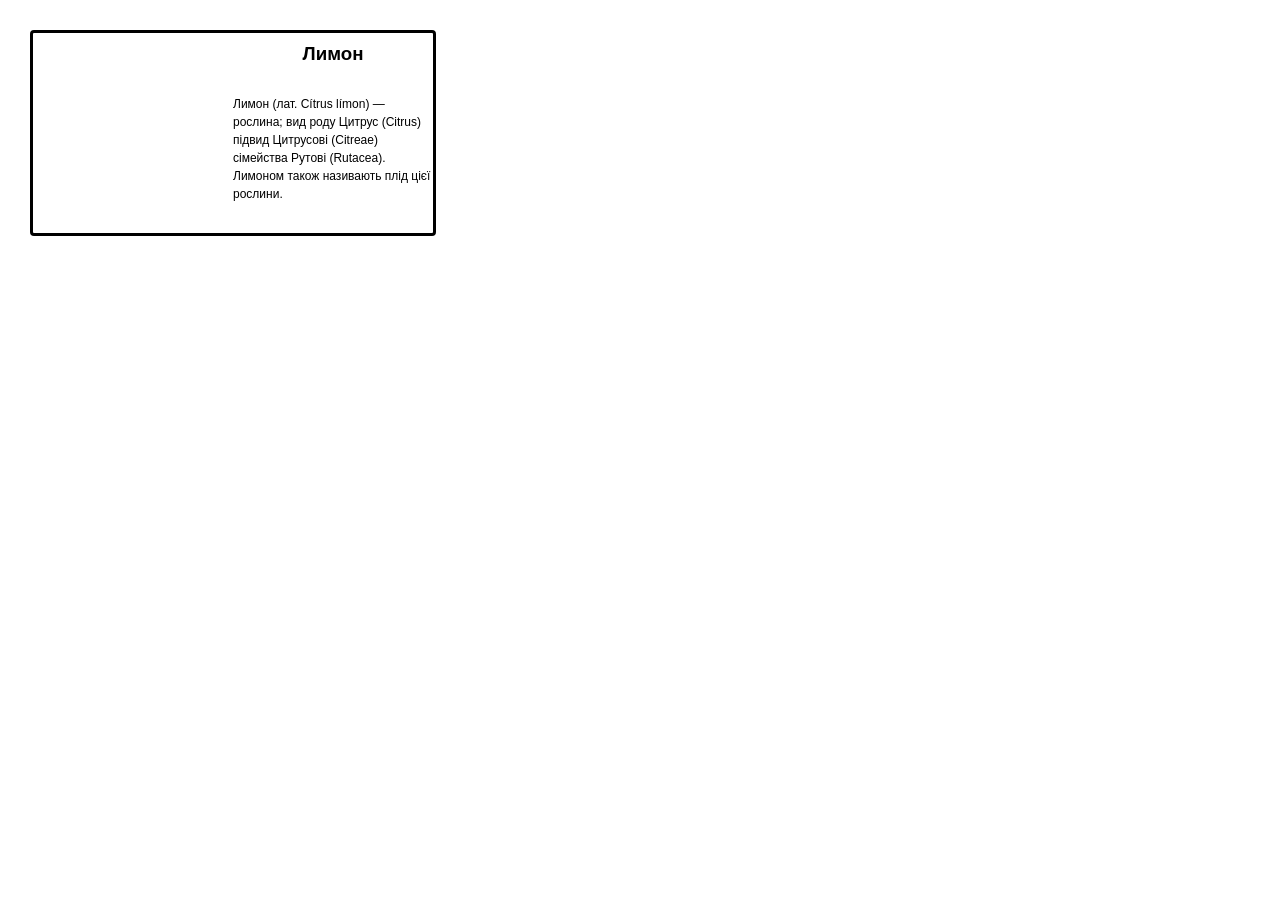
<file: Pr2_lemon/index.html>
<!DOCTYPE html>
<html lang="en">
<head>
    <meta charset="UTF-8">
    <title>Title</title>
    <link rel="stylesheet" href="style.css">
</head>
<body>
    <div class="myblock">
        <div class="lemon"></div>
        <div class="about-lemon">
            <h3>Лимон</h3>
            <p>Лимон (лат. Cítrus límon) — рослина; вид роду Цитрус (Citrus) підвид Цитрусові (Citreae) сімейства Рутові (Rutacea). Лимоном також називають плід цієї рослини.</p>
        </div>
    </div>
</body>
</html>
</file>
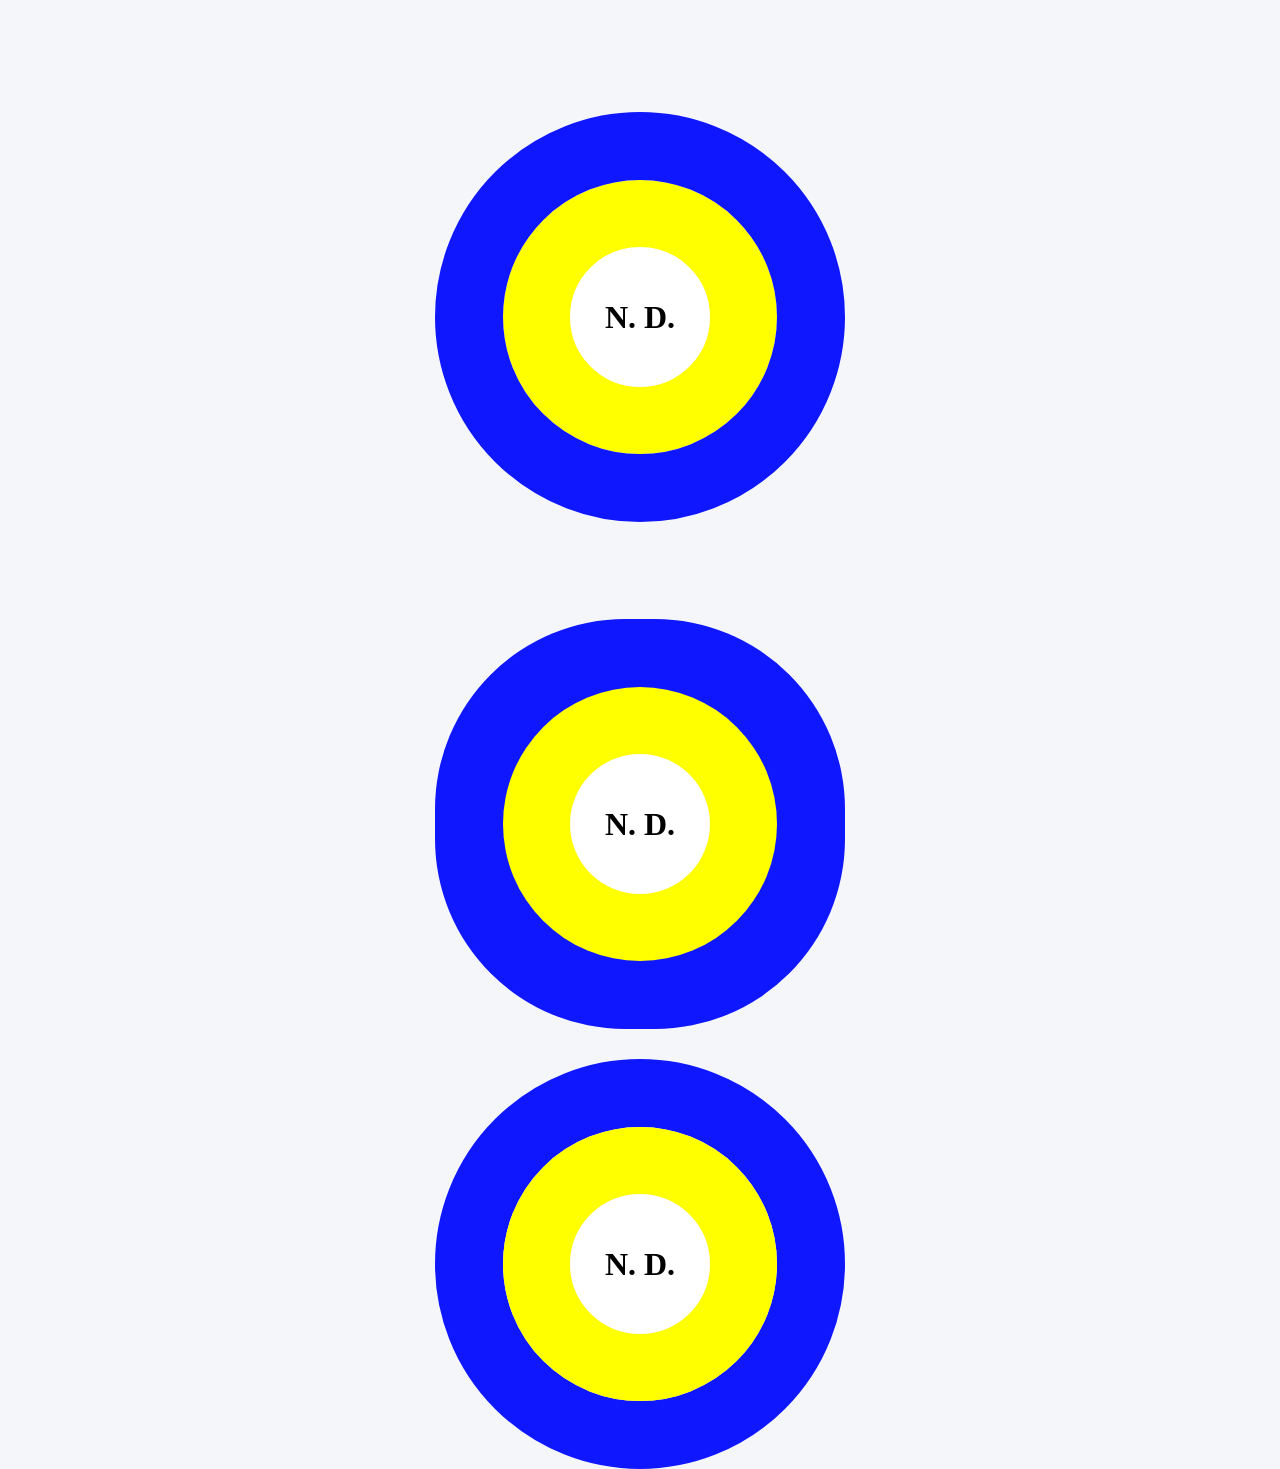
<file: Pr4/index.html>
<!DOCTYPE html>
<html lang="uk">
<head>
    <meta charset="UTF-8">
    <meta name="viewport" content="width=device-width, initial-scale=1.0">
    <title>Практична робота №4</title>

    <link rel="stylesheet" href="style.css">
</head>
<body>

    <div class="container">
        <div class="circle-base method-border-outline">N. D.</div>
        <div class="circle-base method-box-shadow">N. D.</div>
        <div class="circle-base method-pseudo">N. D.</div>
    </div>

</body>
</html>
</file>
<file: style.css>
* {
    margin: 0;
    padding: 0;
    box-sizing: border-box;
}

body {
    background-color: #f0f2f5;
    font-family: 'Segoe UI', Arial, sans-serif;
}

.page-container {
    max-width: 980px;
    margin: 20px auto;
    background-color: white;
    display: flex;
    min-height: 100vh;
    box-shadow: 0 0 10px rgba(0,0,0,0.05);
}

aside.left-side, main.right-side {
    display: block;
}

.left-side {
    width: 25%;
    background-color: #3a5e90;
    color: white;
    padding: 40px 20px;
}

.avatar {
    width: 100%;
    max-width: 180px;
    height: auto;
    aspect-ratio: 1 / 1;
    overflow: hidden;
    border-radius: 50%;
    margin: 0 auto 20px;
}

.image {
    display: block;
    width: 100%;
    height: 100%;
    object-fit: cover;
}

.left-side h2 {
    font-size: 15px;
    text-transform: uppercase;
    border-bottom: 1px solid rgba(255, 255, 255, 0.3);
    margin: 25px 0 12px;
    padding-bottom: 5px;
    letter-spacing: 1px;
}

.contact-item, .side-list li {
    font-size: 13px;
    margin-bottom: 12px;
    line-height: 1.5;
    word-wrap: break-word;
}

.side-list {
    list-style: none;
}

.right-side {
    width: 75%;
    padding: 40px 50px;
}

.horizontal-menu {
    margin-bottom: 40px;
    border-bottom: 1px solid #eee;
    padding-bottom: 15px;
}

.horizontal-menu ul {
    display: flex;
    list-style: none;
    gap: 25px;
}

.horizontal-menu a {
    text-decoration: none;
    color: #3a5e90;
    font-weight: 600;
    font-size: 13px;
    text-transform: uppercase;
    transition: 0.3s;
}

.horizontal-menu a:hover {
    color: #000;
}

.main-header h1 {
    font-size: 38px;
    color: #222;
    text-transform: uppercase;
    margin-bottom: 10px;
}

.subtitle {
    font-size: 17px;
    color: #666;
    margin-bottom: 30px;
}

.resume-section {
    margin-bottom: 40px;
}

.resume-section h2 {
    font-size: 19px;
    color: #222;
    text-transform: uppercase;
    border-bottom: 1px solid rgba(0, 0, 0, 0.1);
    padding-bottom: 8px;
    margin-bottom: 20px;
}

.no-bullets {
    list-style: none;
}

.no-bullets > li {
    margin-bottom: 15px;
}

.list-header {
    display: flex;
    justify-content: space-between;
    margin-top: 5px;
}

.italic-info, .date {
    font-style: italic;
    color: #666;
    font-size: 14px;
}

.portfolio-block {
    margin-bottom: 25px;
}

.portfolio-block h3 {
    font-size: 15px;
    color: #555;
    text-transform: uppercase;
    margin-bottom: 12px;
    letter-spacing: 0.5px;
}

.portfolio-grid {
    display: grid;
    grid-template-columns: repeat(auto-fill, minmax(200px, 1fr));
    gap: 12px;
}

.portfolio-btn {
    display: flex;
    align-items: center;
    justify-content: center;
    text-align: center;
    text-decoration: none;
    background-color: #f4f7fa;
    color: #3a5e90;
    padding: 14px 10px;
    font-size: 13px;
    font-weight: 600;
    border: 1px solid #dce4ec;
    border-radius: 6px;
    transition: all 0.25s ease-in-out;
}

.portfolio-btn:hover {
    background-color: #3a5e90;
    color: white;
    border-color: #3a5e90;
    transform: translateY(-2px);
    box-shadow: 0 4px 8px rgba(58, 94, 144, 0.15);
}

.code-box {
    background-color: #f8f9fa;
    padding: 20px;
    border-left: 5px solid #3a5e90;
    font-family: 'Consolas', monospace;
    font-size: 13px;
    line-height: 1.6;
    color: #2c3e50;
    margin-top: 10px;
}

.social-links {
    margin-top: 20px;
    display: flex;
    gap: 15px;
}

.social-links a {
    display: flex;
    align-items: center;
    justify-content: center;
    text-decoration: none;
}

.social-icon {
    width: 32px;
    height: 32px;
    background-color: white;
    border-radius: 50%;
    padding: 4px;
    display: block;
    transition: transform 0.2s ease, opacity 0.2s ease;
}

/* Очищений ховер (без дублів) */
.social-icon:hover {
    transform: scale(1.15);
    opacity: 0.8;
}

.icon-telegram {
    fill: #26a5e4;
}

.icon-youtube {
    fill: #ff0000;
}
</file>
<file: Lr10/style.css>
* {
    box-sizing: border-box;
}

/* Базові стилі для мобільної версії (вузькі екрани) */
body {
    width: 90%;
    margin: 2em auto;
    font: 1em/1.3 Arial, Helvetica, sans-serif;
}

a:link,
a:visited {
    color: #333;
}

nav ul,
aside ul {
    list-style: none;
    padding: 0;
}

nav a:link,
nav a:visited {
    background-color: rgb(207 232 220 / 20%);
    border: 2px solid rgb(79 185 227);
    text-decoration: none;
    display: block;
    padding: 10px;
    color: #333;
    font-weight: bold;
}

nav a:hover {
    background-color: rgb(207 232 220 / 70%);
}

.related {
    background-color: rgb(79 185 227 / 30%);
    border: 1px solid rgb(79 185 227);
    padding: 10px;
}

.sidebar {
    background-color: rgb(207 232 220 / 50%);
    padding: 10px;
}

article {
    margin-bottom: 1em;
}

/* Перша точка зламу: для планшетів (від 40em) */
@media screen and (min-width: 40em) {
    article {
        display: flex;
        flex-direction: row;
        gap: 20px;
    }
    
    article > *:first-child {
        flex: 3;
    }
    
    article > *:last-child {
        flex: 1;
    }
    
    nav ul {
        display: flex;
    }
    
    nav li {
        flex: 1;
    }
}

/* Друга точка зламу: для десктопів (від 70em) */
@media screen and (min-width: 70em) {
    main {
        display: flex;
        gap: 20px;
        align-items: flex-start;
    }
    
    main > article {
        flex: 3;
        margin-bottom: 0;
    }
    
    main > aside {
        flex: 1;
    }
    
    footer {
        border-top: 1px solid #ccc;
        margin-top: 2em;
        padding-top: 1em; /* Додав padding-top для естетики, хоча в методичці його немає, бо border впритул до тексту */
    }
}
</file>
<file: Lr2/style.css>
/* 1. Базові налаштування */
* {
    margin: 0;
    padding: 0;
    box-sizing: border-box;
}

body {
    background-color: #f0f2f5;
    font-family: 'Segoe UI', Arial, sans-serif;
}

.page-container {
    width: 100%;
    min-height: 100vh;
    display: flex;
    background-color: white;
}

/* 2. ліва сторона */
.left-side {
    width: 15%;
    background-color: #3a5e90;
    color: white;
    padding: 40px 25px;
}

.avatar {
	width: 200px;
	height: 200px;
	overflow: hidden;
	border-radius: 50%;
}
.image {
	display: block;
	width: 100%;
}

.left-side h2 {
    font-size: 16px;
    text-transform: uppercase;
    border-bottom: 1px solid rgba(255, 255, 255, 0.3);
    margin: 30px 0 15px;
    padding-bottom: 5px;
    letter-spacing: 1px;
}

.contact-item, .side-list li {
    font-size: 14px;
    margin-bottom: 12px;
    line-height: 1.5;
}

.side-list {
    list-style: none;
}

/* 3. права сторона */
.right-side {
    width: 85%;
    padding: 40px 60px;
}

/* Горизонтальне меню */
.horizontal-menu {
    margin-bottom: 40px;
    border-bottom: 1px solid #eee;
    padding-bottom: 15px;
}

.horizontal-menu ul {
    display: flex;
    list-style: none;
    gap: 35px;
}

.horizontal-menu a {
    text-decoration: none;
    color: #3a5e90;
    font-weight: 600;
    font-size: 14px;
    text-transform: uppercase;
    transition: 0.3s;
}

.horizontal-menu a:hover {
    color: #000;
}

.main-header h1 {
    font-size: 42px;
    color: #222;
    text-transform: uppercase;
    margin-bottom: 10px;
}

.subtitle {
    font-size: 18px;
    color: #666;
    margin-bottom: 30px;
}

.resume-section {
    margin-bottom: 40px;
}

.resume-section h2 {
    font-size: 20px;
    color: #222;
    text-transform: uppercase;
    border-bottom: 1px solid rgba(0, 0, 0, 0.1); /* М'яка лінія */
    padding-bottom: 8px;
    margin-bottom: 20px;
}

/* Списки */
.no-bullets {
    list-style: none;
}

.no-bullets > li {
    margin-bottom: 15px;
}

.list-header {
    display: flex;
    justify-content: space-between;
    margin-top: 5px;
}

.italic-info, .date {
    font-style: italic;
    color: #666;
}

.nested-list {
    margin: 10px 0 10px 25px;
    list-style-type: circle;
    color: #555;
    font-size: 14px;
}

/* Блок з кодом (Пункт 6) */
.code-box {
    background-color: #f8f9fa;
    padding: 20px;
    border-left: 5px solid #3a5e90;
    font-family: 'Consolas', monospace;
    font-size: 14px;
    line-height: 1.6;
    color: #2c3e50;
    margin-top: 10px;
}
</file>
<file: Lr5_task_0/style.css>
body {
    background-color: #f5f5f5;
    font-family: Arial, sans-serif;
    display: flex;
    justify-content: center;
    align-items: center;
    height: 100vh;
    margin: 0;
}

.pricing-card {
    width: 290px;
    background-color: #ffffff;
    border-left: 1px solid #e0e0e0;
    border-right: 1px solid #e0e0e0;
    border-top: 5px solid #00cd73;
    border-bottom: 5px solid #00cd73;
    text-align: center;
    box-shadow: 0 4px 10px rgba(0, 0, 0, 0.05);
}

.card-header {
    color: #00cd73;
    font-size: 26px;
    font-weight: bold;
    padding: 25px 0;
}

.card-price {
    background-color: #00cd73;
    color: #ffffff;
    font-size: 34px;
    font-weight: bold;
    padding: 15px 0;
}

.card-options {
    list-style: none;
    padding: 0;
    margin: 0;
}

.card-options li {
    padding: 14px 0;
    color: #777777;
    font-size: 15px;
}

.card-options li:nth-child(odd) {
    background-color: #ffffff;
}

.card-options li:nth-child(even) {
    background-color: #f9f9f9;
}

.card-footer {
    padding: 30px 0;
}

.purchase-btn {
    background-color: transparent;
    border: 2px solid #00cd73;
    color: #00cd73;
    font-size: 15px;
    font-weight: bold;
    padding: 10px 30px;
    border-radius: 4px;
    cursor: pointer;
    transition: all 0.2s ease-in-out;
}

.purchase-btn:hover {
    background-color: #00cd73;
    color: #ffffff;
}
</file>
<file: Lr5_task_1/style.css>
body {
  font-family: Georgia, serif;
  padding: 20px 40px;
}

h2 {
  margin-top: 30px;
}

/* =====================
   Спосіб 1: <table>
   ===================== */
.data-table {
  border-collapse: collapse;
  width: 600px;
}

.data-table th,
.data-table td {
  border: 1px solid #b8d4e8;
  padding: 12px 20px;
  text-align: center;
}

.data-table thead th {
  background-color: #5b9dc9;
  color: #fff;
  font-weight: bold;
}

.data-table td.company {
  background-color: #5b9dc9;
  color: #fff;
  font-weight: bold;
  text-align: left;
}

.data-table tbody td:not(.company) {
  background-color: #ddeef7;
}


/* =====================
   Спосіб 2: float
   ===================== */
.float-table {
  width: 600px;
  border: 1px solid #b8d4e8;
}

.float-row::after {
  content: " ";
  display: table;
  clear: both;
}

.float-cell {
  box-sizing: border-box;
  float: left;
  width: 20%;
  padding: 12px 10px;
  text-align: center;
  border-right: 1px solid #b8d4e8;
  border-bottom: 1px solid #b8d4e8;
}

.float-cell:last-child {
  border-right: none;
}

.float-row:last-child .float-cell {
  border-bottom: none;
}

.header-row .float-cell {
  background-color: #5b9dc9;
  color: #fff;
  font-weight: bold;
}

.float-row:not(.header-row) .float-cell.company {
  background-color: #5b9dc9;
  color: #fff;
  font-weight: bold;
  text-align: left;
  padding-left: 14px;
}

.float-row:not(.header-row) .float-cell:not(.company) {
  background-color: #ddeef7;
}
</file>
<file: Lr6/style.css>
* {
  box-sizing: border-box;
  margin: 0;
  padding: 0;
}

body {
  background-color: #e8edf2;
  font-family: Georgia, serif;
  color: #333;
}

/* Центрування сторінки */
.wrapper {
  width: 960px;
  margin-left: auto;
  margin-right: auto;
}

#header {
  background-color: #5b9dc9;
  color: #fff;
  padding: 20px;
  text-align: center;
  font-size: 1.4rem;
}

#nav {
  background-color: #4a8ab5;
  color: #fff;
  padding: 12px 20px;
}

/* Контейнер для main + sidebar */
#content {
  width: 100%;
}

#content::after {
  content: " ";
  display: table;
  clear: both;
}

#main {
  float: left;
  width: 70%;
  min-height: 300px;
  background-color: #fff;
  padding: 20px;
  border-right: 1px solid #ccc;
}

#sidebar {
  float: left;
  width: 30%;
  min-height: 300px;
  background-color: #ddeef7;
  padding: 20px;
}

#footer {
  background-color: #5b9dc9;
  color: #fff;
  padding: 16px 20px;
  text-align: center;
  clear: both;
}
</file>
<file: Lr7/style.css>
* {
  box-sizing: border-box;
  margin: 0;
  padding: 0;
}

body {
  background-color: #f5f5f5;
  font-family: 'PT Sans', sans-serif;
  color: #333;
}

.wrapper {
  width: 1100px;
  margin-left: auto;
  margin-right: auto;
  padding: 40px 20px;
}

/* Заголовок */
.catalog-title {
  font-family: 'Oswald', sans-serif;
  font-size: 1.7rem;
  font-weight: 700;
  text-align: center;
  letter-spacing: 2px;
  color: #222;
  margin-bottom: 40px;
}

/*  Каталог */
.catalog {
  position: relative;
  border: 1px solid #ddd;
  background-color: #fff;
  padding: 20px 60px;
}

/* Clearfix */
.catalog::after {
  content: " ";
  display: table;
  clear: both;
}

/* Стрілки */
.arrow {
  position: absolute;
  top: 50%;
  transform: translateY(-50%);
  background: none;
  border: 2px solid #ccc;
  border-radius: 50%;
  width: 36px;
  height: 36px;
  font-size: 1rem;
  color: #999;
  cursor: pointer;
  line-height: 1;
}

.arrow:hover {
  border-color: #888;
  color: #555;
}

.arrow-left  { left: 14px; }
.arrow-right { right: 14px; }

/*  Картка товару  */
.card {
  float: left;
  width: 25%;
  padding: 0 16px;
  position: relative;
  text-align: center;
  border-right: 1px solid #e5e5e5;
  min-height: 420px;
}

.card:last-of-type {
  border-right: none;
}

/* Бейдж (Новинка / Хіт) */
.badge {
  position: absolute;
  top: -18px;
  left: 50%;
  transform: translateX(-50%);
  width: 62px;
  height: 62px;
  border-radius: 50%;
  font-family: 'Oswald', sans-serif;
  font-size: 0.62rem;
  font-weight: 700;
  color: #fff;
  text-transform: uppercase;
  display: table-cell;
  vertical-align: middle;
  line-height: 1.3;
  text-align: center;
  padding-top: 16px;
}

.badge-new {
  background-color: #6abf4b;
}

.badge-hit {
  background-color: #29b6d8;
}

/* Категорія */
.category {
  font-family: 'Oswald', sans-serif;
  font-size: 0.85rem;
  letter-spacing: 1px;
  color: #888;
  text-transform: uppercase;
  margin-top: 52px;
  margin-bottom: 8px;
}

.divider {
  border: none;
  border-top: 1px solid #ddd;
  margin-bottom: 16px;
}

/* Зображення товару */
.img-link {
  display: block;
  height: 160px;
  margin-bottom: 16px;
}

.product-img {
  width: 100%;
  height: 160px;
  object-fit: contain;
}

/* Назва товару (посилання) */
.product-name {
  display: block;
  font-family: 'Oswald', sans-serif;
  font-size: 1rem;
  font-weight: 600;
  color: #29b6d8;
  text-decoration: none;
  margin-bottom: 10px;
  letter-spacing: 0.5px;
}

.product-name:hover {
  text-decoration: underline;
}

/* Ціна */
.price {
  font-family: 'Oswald', sans-serif;
  font-size: 1rem;
  color: #333;
  margin-bottom: 14px;
}

.old-price {
  color: #aaa;
  text-decoration: line-through;
  margin-right: 6px;
  font-size: 0.9rem;
}

.new-price {
  font-weight: 700;
  color: #333;
}

/* Кнопки */
.btn {
  display: block;
  width: 100%;
  padding: 12px 0;
  text-align: center;
  font-family: 'Oswald', sans-serif;
  font-size: 0.9rem;
  font-weight: 600;
  letter-spacing: 1px;
  text-decoration: none;
  cursor: pointer;
  text-transform: uppercase;
}

.btn-cart {
  background-color: #f0d000;
  color: #333;
}

.btn-cart:hover {
  background-color: #d4b800;
}

.btn-soon {
  background-color: #e040a0;
  color: #fff;
}
</file>
<file: Lr9/style.css>
/* --- Обнулення та базові стилі --- */
* {
    box-sizing: border-box;
    margin: 0;
    padding: 0;
}

body {
    font-family: 'Raleway', sans-serif;
    font-weight: 400;
    color: #333;
    background-color: #ffffff;
    line-height: 1.6;
}

/* --- Перевикористовувані компоненти (Гнучкий контейнер) --- */
.container {
    width: 100%;            
    max-width: 1140px;       
    margin: 0 auto;
    padding: 0 15px;
}

.site-section {
    padding: 60px 0;
}

.section-title {
    font-size: 2rem;
    font-weight: 400;
    text-align: center;
    margin-bottom: 50px;
    color: #222;
    text-transform: capitalize;
}

/* --- Шапка (Header) --- */
.main-header {
    background-color: #fff;
    padding: 20px 0;
}

.header-inner {
    display: flex;
    justify-content: space-between;
    align-items: center;
}

.logo {
    font-size: 1.5rem;
    color: #5bc0de;
    font-weight: 600;
}

.main-nav ul {
    display: flex;
    list-style: none;
}

.main-nav ul li {
    margin-left: 25px;
}

.main-nav ul li a {
    text-decoration: none;
    color: #999;
    font-size: 0.95rem;
    transition: color 0.2s;
}

.main-nav ul li a:hover {
    color: #5bc0de;
}

/* --- Головний екран (Jumbotron) --- */
.jumbotron {
    background-image: url('img/jumbotron.jpg');
    background-size: cover;
    background-position: center;
    height: 450px;
    display: flex;
    align-items: center;
    justify-content: center;
    text-align: center;
}

.jumbotron-content h1 {
    color: #fff;
    font-size: 3rem;
    font-weight: 300;
    margin-bottom: 30px;
    letter-spacing: 1px;
}

.btn-pink {
    display: inline-block;
    background-color: #ff527b;
    color: #fff;
    padding: 14px 28px;
    text-decoration: none;
    border-radius: 25px;
    font-size: 0.9rem;
    font-weight: 600;
    transition: background-color 0.2s;
}

.btn-pink:hover {
    background-color: #e03d64;
}

/* --- Послуги (Services) --- */
.services-grid {
    display: flex;
    justify-content: space-between;
}

.service-item {
    width: 30%;
    text-align: center;
}

.service-icon {
    font-size: 3rem;
    color: #888;
    margin-bottom: 20px;
}

.service-item p {
    color: #777;
    font-size: 0.9rem;
}

/* --- Блог (Blog) --- */
.blog-section {
    background-color: #fafafa;
}

.blog-list {
    display: flex;
    flex-direction: column;
    gap: 40px;
}

.blog-item {
    display: flex;
    background-color: #fff;
    box-shadow: 0 2px 5px rgba(0,0,0,0.05); 
}

.blog-img {
    width: 350px;
    height: 230px;
    overflow: hidden;
    flex-shrink: 0; /* Не дає картинці стискатися */
}

.blog-img img {
    width: 100%;
    height: 100%;
    object-fit: cover;
}

.blog-text {
    padding: 30px;
    width: calc(100% - 350px);
}

.blog-text h3 {
    font-size: 1.4rem;
    font-weight: 400;
    color: #222;
    margin-bottom: 10px;
}

.blog-date {
    display: block;
    font-size: 0.8rem;
    color: #bbb;
    margin-bottom: 15px;
}

.blog-text p {
    color: #666;
    font-size: 0.95rem;
}

/* --- Підвал (Footer) --- */
.main-footer {
    background-color: #343a40;
    color: #fff;
    padding: 40px 0;
    text-align: center;
}

.footer-inner {
    display: flex;
    flex-direction: column;
    align-items: center;
}

.footer-logo {
    font-size: 1.6rem;
    color: #a5b1c2;
    font-weight: 400;
    margin-bottom: 20px;
}

.footer-nav ul {
    display: flex;
    list-style: none;
    margin-bottom: 30px;
}

.footer-nav ul li {
    margin: 0 15px;
}

.footer-nav ul li a {
    text-decoration: none;
    color: #a5b1c2;
    font-size: 0.9rem;
}

.footer-nav ul li a:hover {
    color: #fff;
}

.copyright {
    font-size: 0.75rem;
    color: #778ca3;
}

/* =====================================================================
   МЕДІА-ЗАПИТИ ДЛЯ РЕАЛЬНОЇ АДАПТИВНОСТІ (ПРАВИЛЬНА ВЕРСТКА)
   ===================================================================== */

/* Планшети (max-width: 992px) */
@media (max-width: 992px) {
    .blog-img {
        width: 250px; /* Зменшуємо картинку, щоб текст мав місце */
    }
    .blog-text {
        width: calc(100% - 250px);
        padding: 20px;
    }
}

/* Смартфони (max-width: 768px) */
@media (max-width: 768px) {
    
    /* Шапка стає вертикальною, елементи по центру */
    .header-inner {
        flex-direction: column;
        gap: 15px;
    }
    .main-nav ul {
        justify-content: center;
        padding: 0;
    }
    .main-nav ul li {
        margin: 0 10px; /* Замість жорсткого марджину зліва робимо рівномірні відступи */
    }

    /* Зменшуємо гігантський Jumbotron під екран мобілки */
    .jumbotron {
        height: 300px;
    }
    .jumbotron-content h1 {
        font-size: 1.8rem;
        margin-bottom: 20px;
        padding: 0 10px;
    }

    /* Послуги падають в один стовпчик на всю ширину */
    .services-grid {
        flex-direction: column;
        gap: 35px;
    }
    .service-item {
        width: 100%;
    }

    /* Картки Блогу перемикаються у вертикальний режим */
    .blog-item {
        flex-direction: column;
    }
    .blog-img {
        width: 100%;
        height: 200px; /* Фіксуємо висоту для мобільного прев'ю */
    }
    .blog-text {
        width: 100%;
        padding: 20px;
    }

    /* Навігація у футері теж адаптується */
    .footer-nav ul {
        flex-wrap: wrap;
        justify-content: center;
        gap: 10px;
    }
    .footer-nav ul li {
        margin: 0 5px;
    }
}
</file>
<file: Pr2_lemon/style.css>
* {
    margin: 0;
    padding: 0;
    font-family: Arial, sans-serif;
}

.myblock {
    width: 400px;
    height: 200px;
    border: 3px solid black;
    border-radius: 4px;
    margin: 30px;
}

.lemon {
    width: 180px;
    height: 180px;
    margin: 10px;
    background: url(https://cdn4.iconfinder.com/data/icons/Limon_iContainer/512/Grapefruit.png);
    background-size: contain;
    background-position: 50%;
    border-radius: 5px;
    float: left;
}

.about-lemon h3 {
    text-align: center;
    padding: 10px 0;
}

.about-lemon p {
    font-size: 12px;
    line-height: 150%;
    margin: 20px 0;
}
</file>
<file: Pr4/style.css>
body {
    margin: 0;
    padding: 40px;
    background-color: #f4f6f9;
    display: flex;
    flex-direction: column;
    align-items: center;
}

.container {
    display: flex;
    flex-direction: column;
    align-items: center;
    gap: 300px;
    margin-top: 140px;
}

.circle-base {
    width: 140px;
    height: 140px;
    background-color: #ffffff;

    /* Вендорні префікси */
    -moz-border-radius: 50%;
    -webkit-border-radius: 50%;
    border-radius: 50%;

    display: flex;
    align-items: center;
    justify-content: center;
    font-size: 32px;
    font-weight: bold;
    color: #000000;
}

/* СПОСІБ 1: Border + Outline */
.method-border-outline {
    box-sizing: content-box;
    border: 67px solid #ffff00;
    outline: 68px solid #0f17ff;
}

/* СПОСІБ 2: Множинні Box-Shadow */
.method-box-shadow {
    box-sizing: content-box;
    box-shadow:
        0 0 0 67px #ffff00,
        0 0 0 135px #0f17ff;
}

/* СПОСІБ 3: Псевдоелементи */
.method-pseudo {
    box-sizing: content-box;
    position: relative;
    z-index: 1;
}

.method-pseudo::before {
    content: "";
    position: absolute;
    top: -67px;
    left: -67px;
    right: -67px;
    bottom: -67px;

    -moz-border-radius: 50%;
    -webkit-border-radius: 50%;
    border-radius: 50%;

    background-color: transparent;
    border: 67px solid #ffff00;
    z-index: -1;
}

.method-pseudo::after {
    content: "";
    position: absolute;
    top: -135px;
    left: -135px;
    right: -135px;
    bottom: -135px;

    -moz-border-radius: 50%;
    -webkit-border-radius: 50%;
    border-radius: 50%;

    background-color: transparent;
    border: 68px solid #0f17ff;
    z-index: -2;
}
</file>
